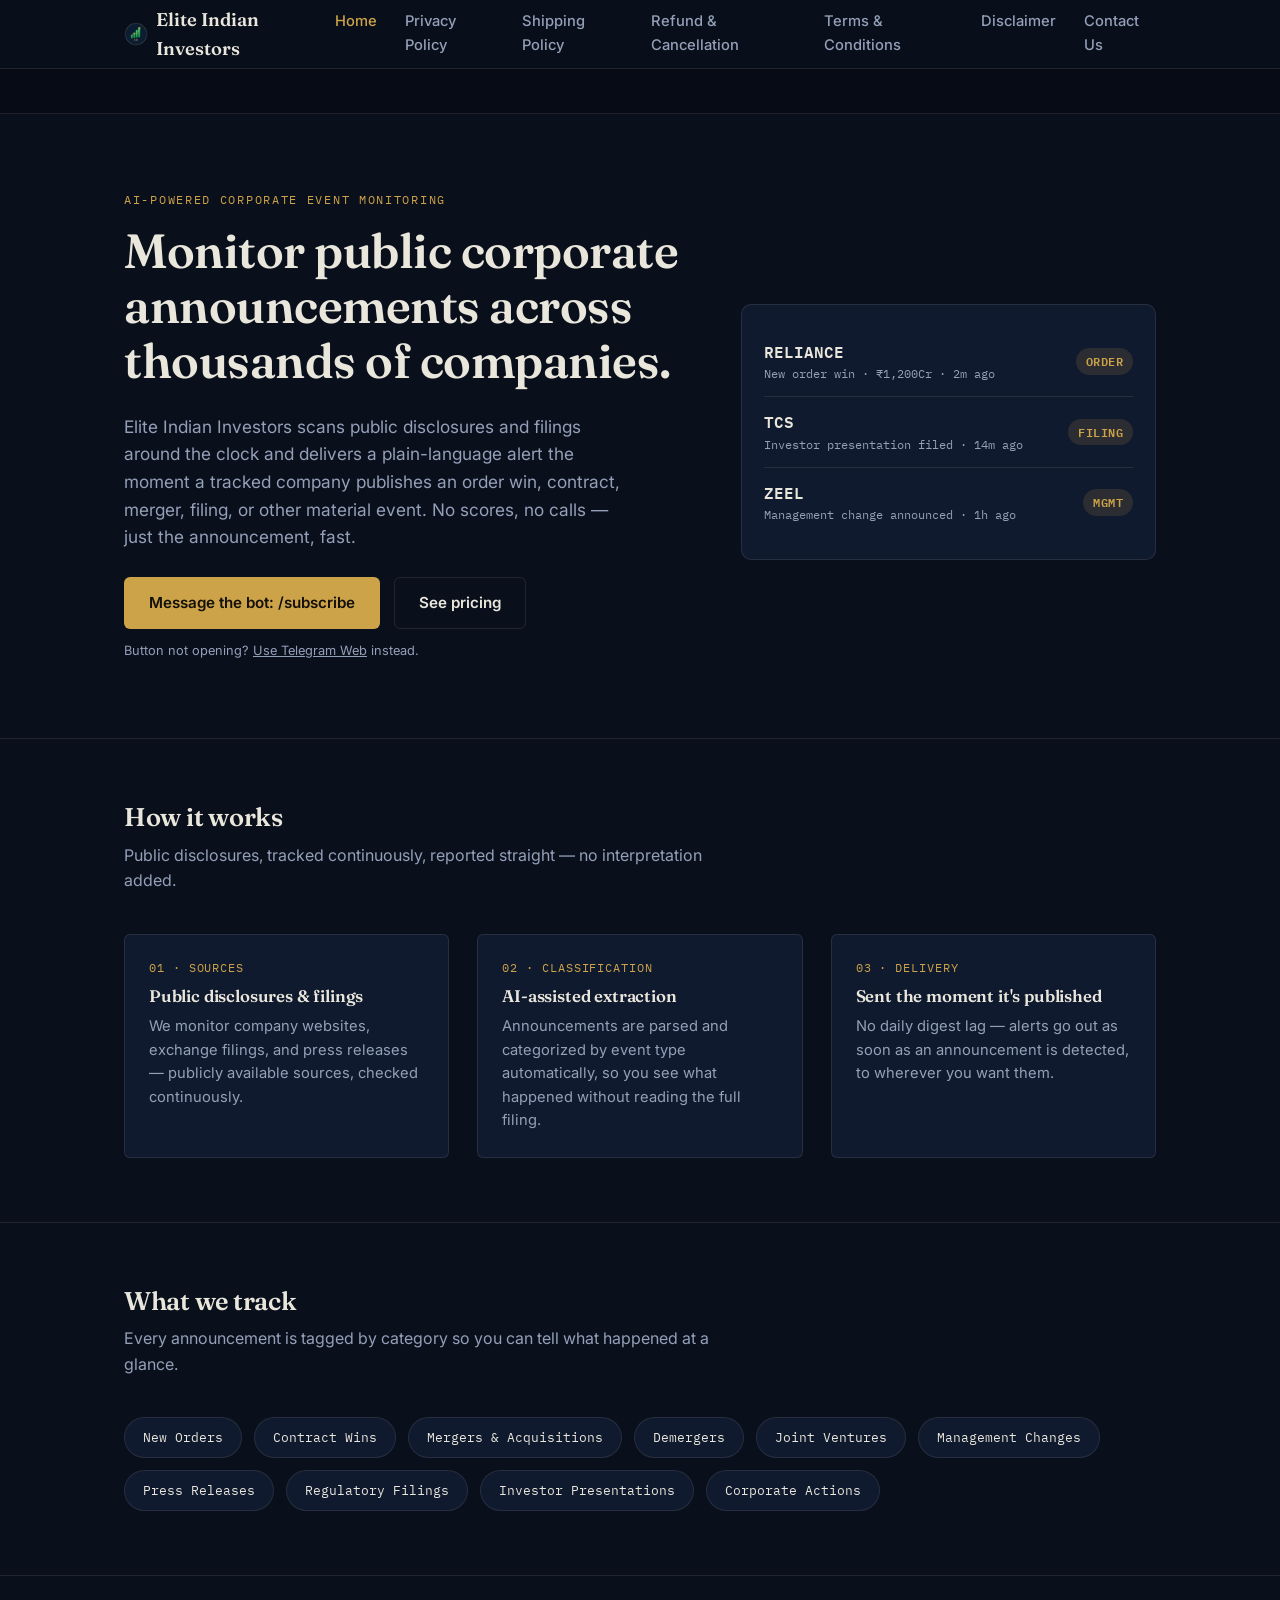
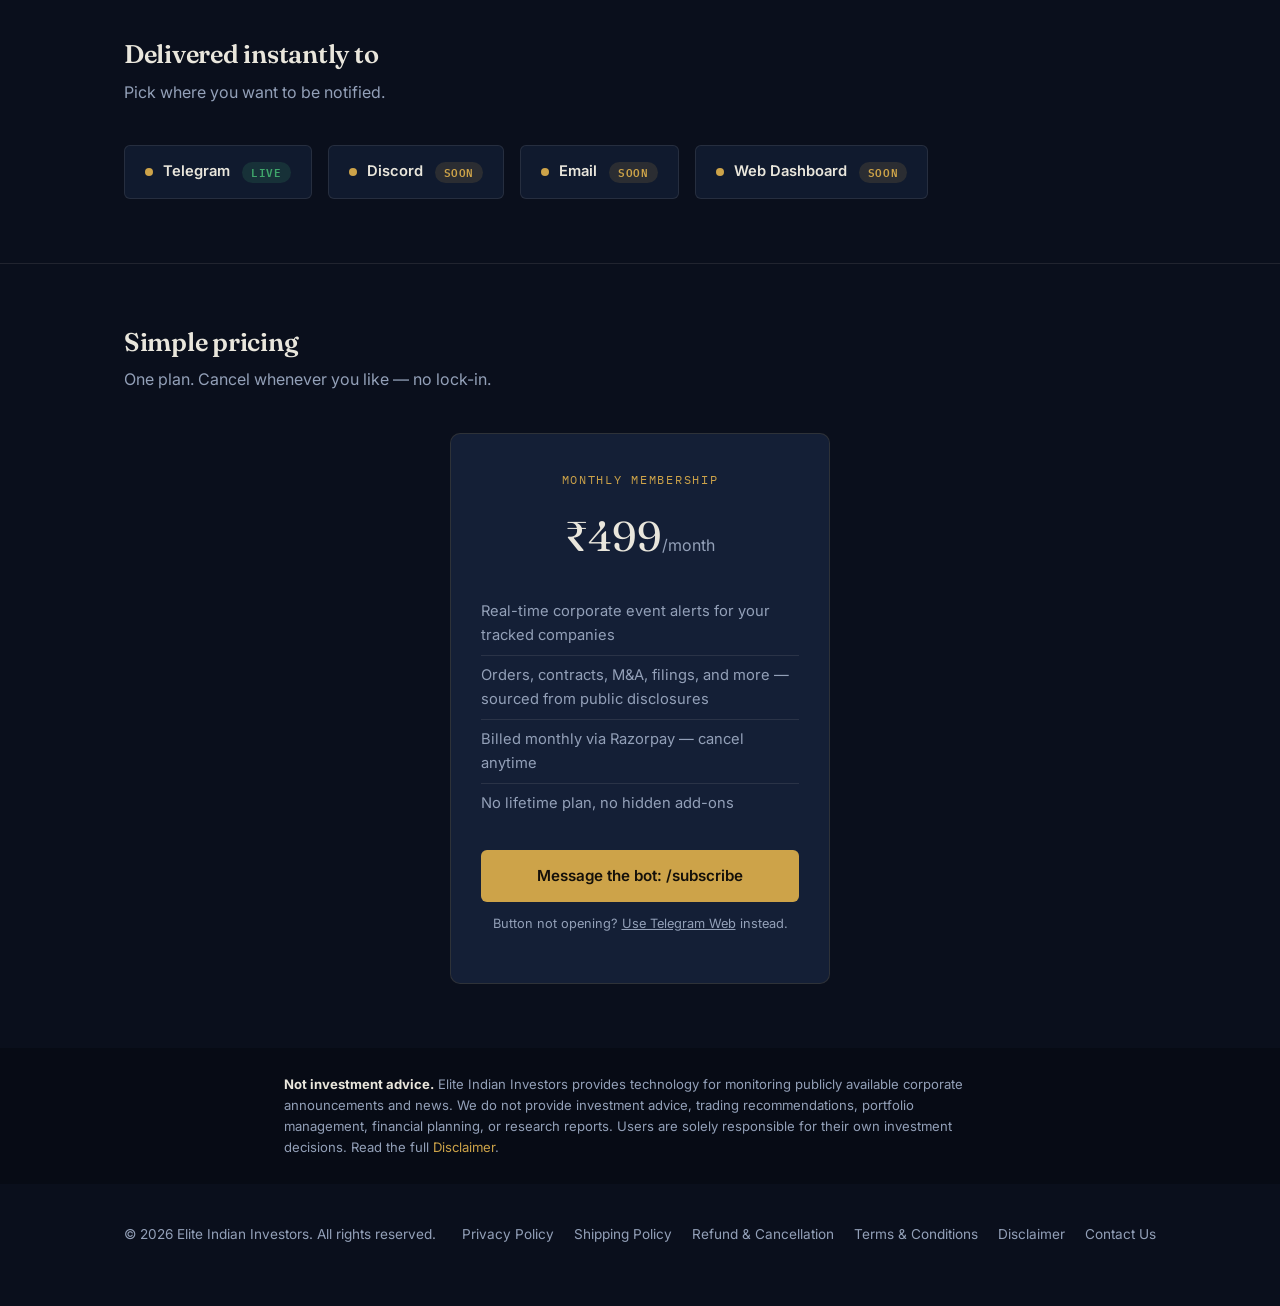
<file: index.html>
<!DOCTYPE html>
<html lang="en">
<head>
<meta charset="UTF-8">
<meta name="viewport" content="width=device-width, initial-scale=1.0">
<title>Elite Indian Investors — AI-Powered Corporate Event Monitoring</title>
<meta name="description" content="Elite Indian Investors monitors public corporate announcements — orders, contracts, M&amp;A, filings, and more — across tracked companies, delivered instantly to Telegram, Discord, and email. Not investment advice. ₹499/month, cancel anytime.">
<link rel="preconnect" href="https://fonts.googleapis.com">
<link rel="preconnect" href="https://fonts.gstatic.com" crossorigin>
<link href="https://fonts.googleapis.com/css2?family=Fraunces:wght@500;600&family=Inter:wght@400;500;600&family=IBM+Plex+Mono:wght@400;500&display=swap" rel="stylesheet">
<link rel="stylesheet" href="styles.css">
</head>
<body>

<header class="site-header">
  <div class="wrap">
    <a href="index.html" class="logo" style="display: inline-flex; align-items: center; gap: 8px;">
    <img src="logo.png" alt="Logo" style="height: 24px; width: auto; object-fit: contain;">
    Elite Indian Investors
    </a>
    <nav class="primary">
      <a href="index.html" aria-current="page">Home</a>
      <a href="privacy.html">Privacy Policy</a>
      <a href="shipping.html">Shipping Policy</a>
      <a href="refund.html">Refund &amp; Cancellation</a>
      <a href="terms.html">Terms &amp; Conditions</a>
      <a href="disclaimer.html">Disclaimer</a>
      <a href="contact.html">Contact Us</a>
    </nav>
    <button class="nav-toggle" aria-label="Toggle menu" aria-expanded="false">☰</button>
  </div>
</header>

<div class="ticker" aria-hidden="true">
  <div class="ticker-track mono">
    <span>SAMPLE FEED — ILLUSTRATIVE, NOT LIVE DATA</span>
    <span class="up">RELIANCE — new order win, ₹1,200Cr</span>
    <span>TCS — investor presentation filed</span>
    <span class="up">HDFCBANK — board approves buyback</span>
    <span>INFY — management change announced</span>
    <span class="up">ITC — Q1 regulatory filing published</span>
    <span>ICICIBANK — press release issued</span>
    <span class="up">WIPRO — new contract announced</span>
  </div>
</div>

<section class="hero">
  <div class="wrap">
    <div>
      <div class="eyebrow">AI-Powered Corporate Event Monitoring</div>
      <h1>Monitor public corporate announcements across thousands of companies.</h1>
      <p class="lead">Elite Indian Investors scans public disclosures and filings around the clock and delivers a plain-language alert the moment a tracked company publishes an order win, contract, merger, filing, or other material event. No scores, no calls — just the announcement, fast.</p>
      <div class="cta-row">
        <a class="btn btn-primary" href="https://t.me/EliteIndianInvestorsbot">Message the bot: /subscribe</a>
        <a class="btn btn-ghost" href="#pricing">See pricing</a>
      </div>
      <p class="cta-fallback">Button not opening? <a href="https://web.telegram.org/k/#@EliteIndianInvestorsbot">Use Telegram Web</a> instead.</p>
    </div>
    <div class="signal-card mono" aria-hidden="true">
      <div class="row">
        <div><div class="ticker-name">RELIANCE</div><div class="sub">New order win · ₹1,200Cr · 2m ago</div></div>
        <span class="badge hold">ORDER</span>
      </div>
      <div class="row">
        <div><div class="ticker-name">TCS</div><div class="sub">Investor presentation filed · 14m ago</div></div>
        <span class="badge hold">FILING</span>
      </div>
      <div class="row">
        <div><div class="ticker-name">ZEEL</div><div class="sub">Management change announced · 1h ago</div></div>
        <span class="badge hold">MGMT</span>
      </div>
    </div>
  </div>
</section>

<section class="section">
  <div class="wrap">
    <h2>How it works</h2>
    <p class="section-sub">Public disclosures, tracked continuously, reported straight — no interpretation added.</p>
    <div class="feature-grid">
      <div class="feature">
        <span class="tag">01 · SOURCES</span>
        <h3>Public disclosures &amp; filings</h3>
        <p>We monitor company websites, exchange filings, and press releases — publicly available sources, checked continuously.</p>
      </div>
      <div class="feature">
        <span class="tag">02 · CLASSIFICATION</span>
        <h3>AI-assisted extraction</h3>
        <p>Announcements are parsed and categorized by event type automatically, so you see what happened without reading the full filing.</p>
      </div>
      <div class="feature">
        <span class="tag">03 · DELIVERY</span>
        <h3>Sent the moment it's published</h3>
        <p>No daily digest lag — alerts go out as soon as an announcement is detected, to wherever you want them.</p>
      </div>
    </div>
  </div>
</section>

<section class="section">
  <div class="wrap">
    <h2>What we track</h2>
    <p class="section-sub">Every announcement is tagged by category so you can tell what happened at a glance.</p>
    <div class="event-tags">
      <span class="tag-pill">New Orders</span>
      <span class="tag-pill">Contract Wins</span>
      <span class="tag-pill">Mergers &amp; Acquisitions</span>
      <span class="tag-pill">Demergers</span>
      <span class="tag-pill">Joint Ventures</span>
      <span class="tag-pill">Management Changes</span>
      <span class="tag-pill">Press Releases</span>
      <span class="tag-pill">Regulatory Filings</span>
      <span class="tag-pill">Investor Presentations</span>
      <span class="tag-pill">Corporate Actions</span>
    </div>
  </div>
</section>

<section class="section">
  <div class="wrap">
    <h2>Delivered instantly to</h2>
    <p class="section-sub">Pick where you want to be notified.</p>
    <div class="channel-row">
      <a class="channel-row-link" href="https://t.me/EliteIndianInvestorsbot">
        <div class="channel"><span class="dot"></span>Telegram<span class="channel-status live">LIVE</span></div>
      </a>
      <div class="channel"><span class="dot"></span>Discord<span class="channel-status soon">SOON</span></div>
      <div class="channel"><span class="dot"></span>Email<span class="channel-status soon">SOON</span></div>
      <div class="channel"><span class="dot"></span>Web Dashboard<span class="channel-status soon">SOON</span></div>
    </div>
  </div>
</section>

<section class="section" id="pricing" style="border-bottom:none;">
  <div class="wrap">
    <h2>Simple pricing</h2>
    <p class="section-sub">One plan. Cancel whenever you like — no lock-in.</p>
    <div class="pricing-card">
      <div class="eyebrow" style="text-align:center;">MONTHLY MEMBERSHIP</div>
      <div class="price">₹499<small>/month</small></div>
      <ul>
        <li>Real-time corporate event alerts for your tracked companies</li>
        <li>Orders, contracts, M&amp;A, filings, and more — sourced from public disclosures</li>
        <li>Billed monthly via Razorpay — cancel anytime</li>
        <li>No lifetime plan, no hidden add-ons</li>
      </ul>
      <a class="btn btn-primary" style="width:100%;" href="https://t.me/EliteIndianInvestorsbot">Message the bot: /subscribe</a>
      <p class="cta-fallback" style="text-align:center;">Button not opening? <a href="https://web.telegram.org/k/#@EliteIndianInvestorsbot">Use Telegram Web</a> instead.</p>
    </div>
  </div>
</section>

<div class="disclaimer">
  <div class="wrap">
    <strong>Not investment advice.</strong> Elite Indian Investors provides technology for monitoring publicly available corporate announcements and news. We do not provide investment advice, trading recommendations, portfolio management, financial planning, or research reports. Users are solely responsible for their own investment decisions. Read the full <a href="disclaimer.html">Disclaimer</a>.
  </div>
</div>

<footer class="site-footer">
  <div class="wrap">
    <div>© 2026 Elite Indian Investors. All rights reserved.</div>
    <nav>
      <a href="privacy.html">Privacy Policy</a>
      <a href="shipping.html">Shipping Policy</a>
      <a href="refund.html">Refund &amp; Cancellation</a>
      <a href="terms.html">Terms &amp; Conditions</a>
      <a href="disclaimer.html">Disclaimer</a>
      <a href="contact.html">Contact Us</a>
    </nav>
  </div>
</footer>

<script src="script.js"></script>
</body>
</html>
</file>
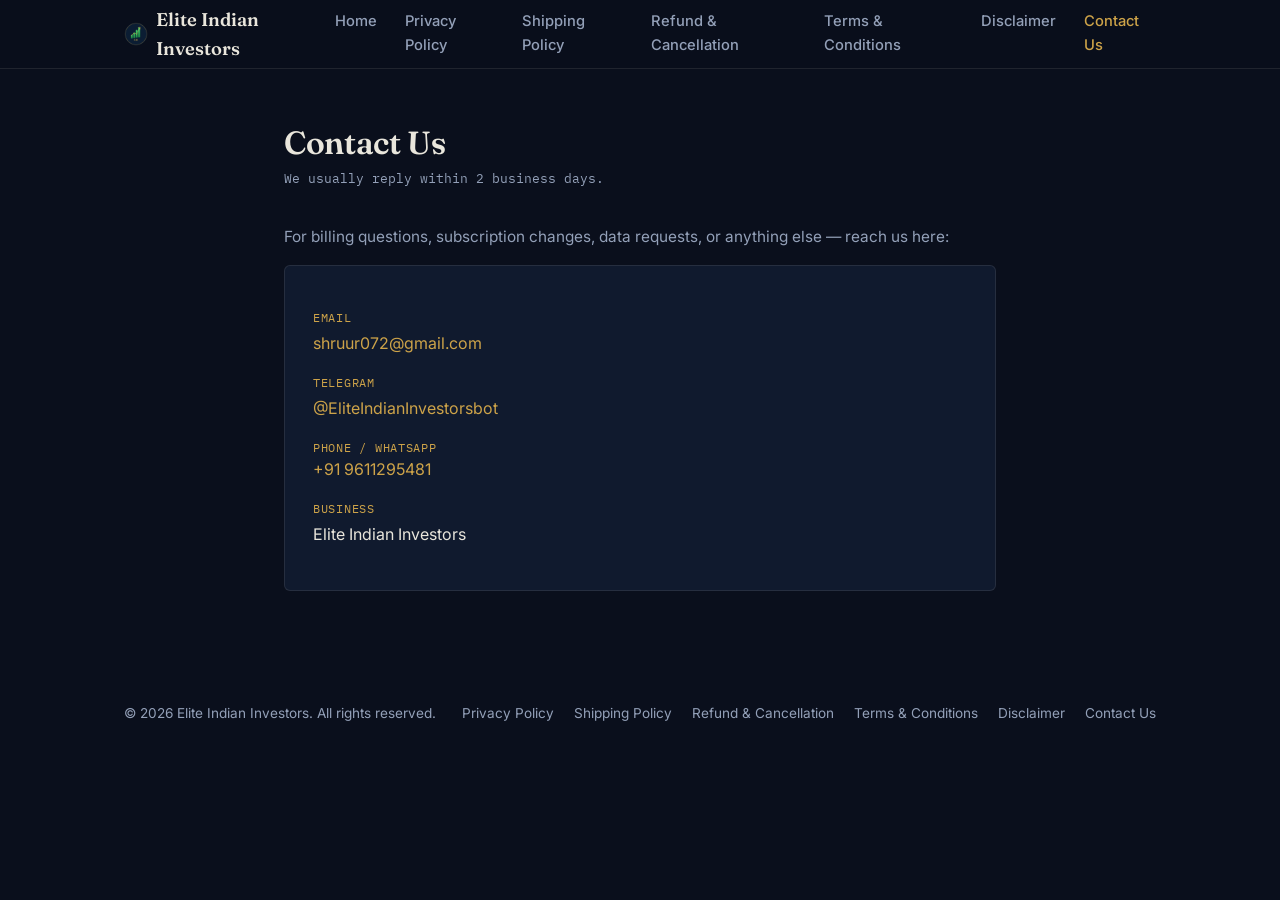
<file: contact.html>
<!DOCTYPE html>
<html lang="en">
<head>
<meta charset="UTF-8">
<meta name="viewport" content="width=device-width, initial-scale=1.0">
<title>Contact Us — Elite Indian Investors</title>
<link rel="preconnect" href="https://fonts.googleapis.com">
<link rel="preconnect" href="https://fonts.gstatic.com" crossorigin>
<link href="https://fonts.googleapis.com/css2?family=Fraunces:wght@500;600&family=Inter:wght@400;500;600&family=IBM+Plex+Mono:wght@400;500&display=swap" rel="stylesheet">
<link rel="stylesheet" href="styles.css">
</head>
<body>

<header class="site-header">
  <div class="wrap">
    <a href="index.html" class="logo" style="display: inline-flex; align-items: center; gap: 8px;"><img src="logo.png" alt="Logo" style="height: 24px; width: auto; object-fit: contain;">Elite Indian Investors</a>
    <nav class="primary">
      <a href="index.html">Home</a>
      <a href="privacy.html">Privacy Policy</a>
      <a href="shipping.html">Shipping Policy</a>
      <a href="refund.html">Refund &amp; Cancellation</a>
      <a href="terms.html">Terms &amp; Conditions</a>
      <a href="disclaimer.html">Disclaimer</a>
      <a href="contact.html" aria-current="page">Contact Us</a>
    </nav>
    <button class="nav-toggle" aria-label="Toggle menu" aria-expanded="false">☰</button>
  </div>
</header>

<section class="legal">
  <div class="wrap">
    <h1>Contact Us</h1>
    <div class="updated">We usually reply within 2 business days.</div>

    <p>For billing questions, subscription changes, data requests, or anything else — reach us here:</p>

    <div class="contact-card">
      <dl>
        <dt>Email</dt>
        <dd><a href="mailto:shruur072@gmail.com">shruur072@gmail.com</a></dd>
        <dt>Telegram</dt>
        <dd><a href="https://t.me/EliteIndianInvestorsbot">@EliteIndianInvestorsbot</a></dd>
        <dt>PHONE / WHATSAPP</dt>
        <a href="https://wa.me">+91 9611295481</a>
        <dt>Business</dt>
        <dd>Elite Indian Investors</dd>
      </dl>
    </div>
  </div>
</section>

<footer class="site-footer">
  <div class="wrap">
    <div>© 2026 Elite Indian Investors. All rights reserved.</div>
    <nav>
      <a href="privacy.html">Privacy Policy</a>
      <a href="shipping.html">Shipping Policy</a>
      <a href="refund.html">Refund &amp; Cancellation</a>
      <a href="terms.html">Terms &amp; Conditions</a>
      <a href="disclaimer.html">Disclaimer</a>
      <a href="contact.html">Contact Us</a>
    </nav>
  </div>
</footer>

<script src="script.js"></script>
</body>
</html>
</file>
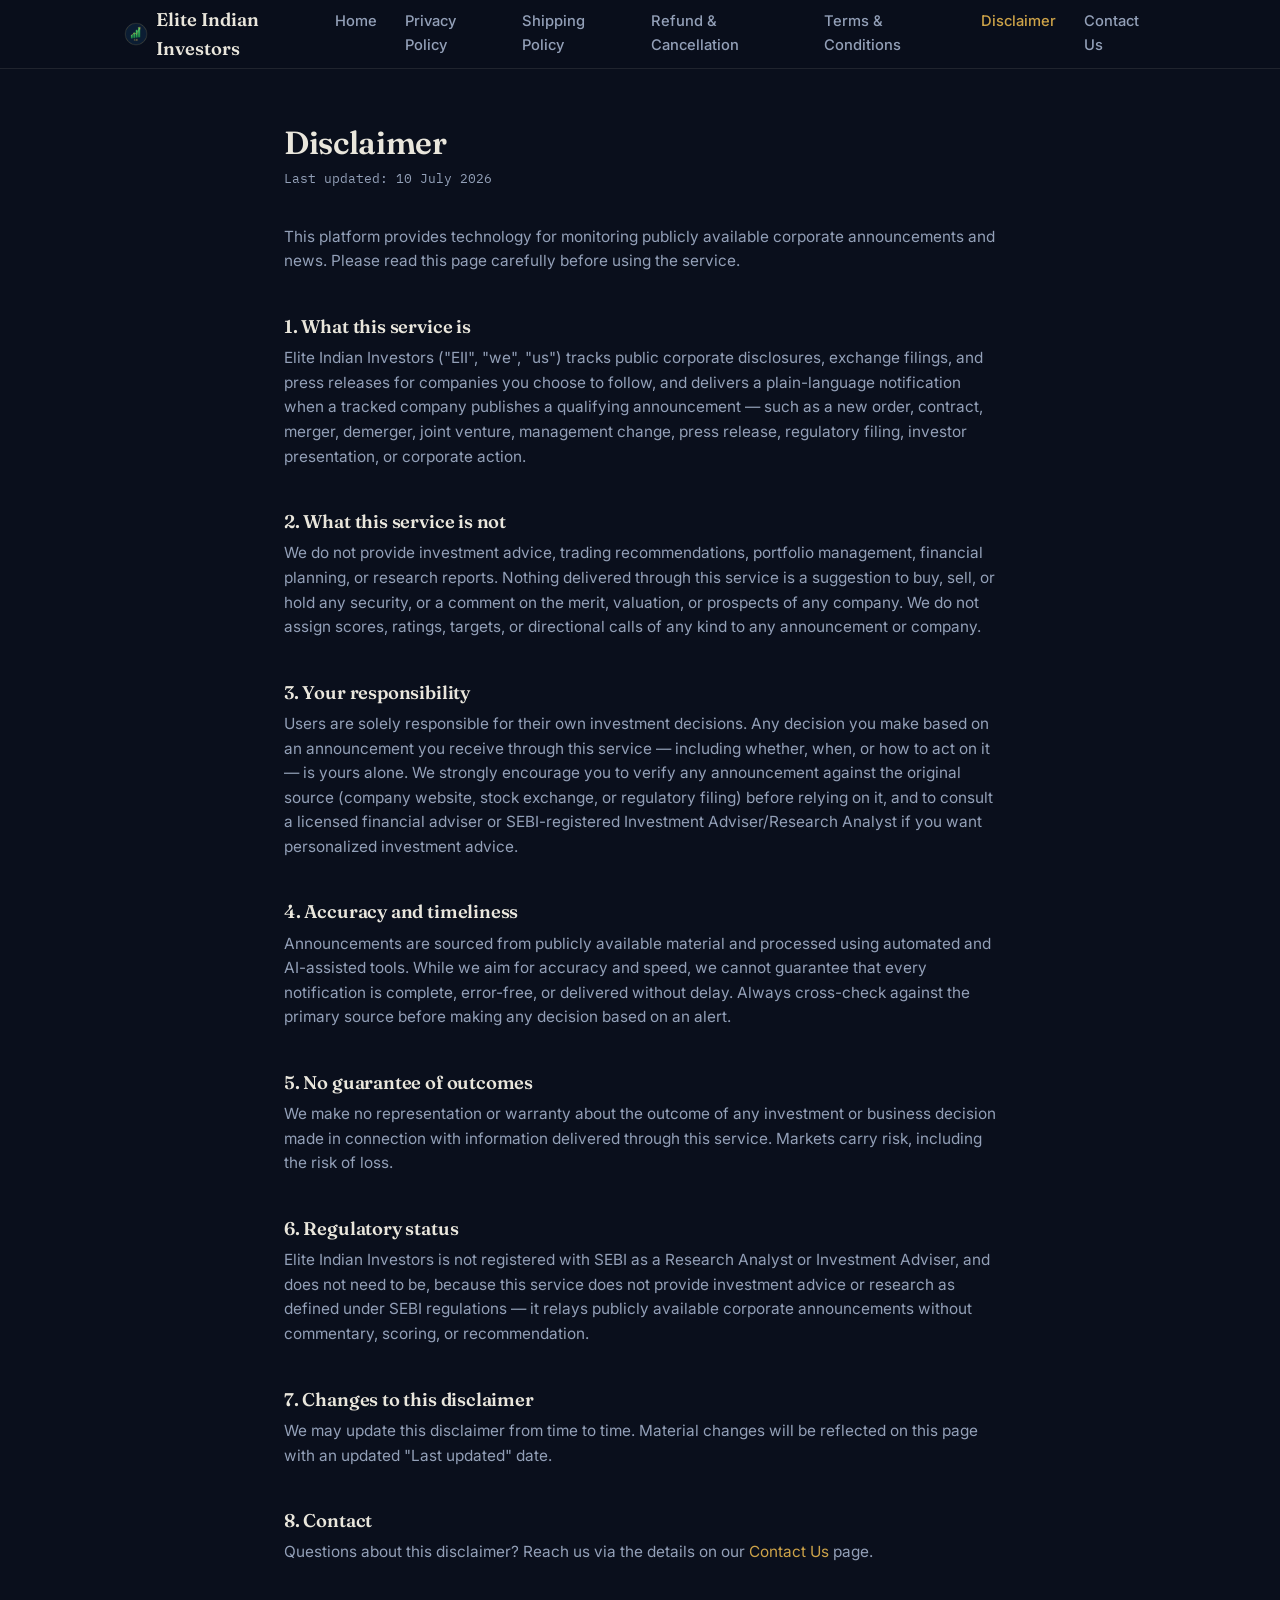
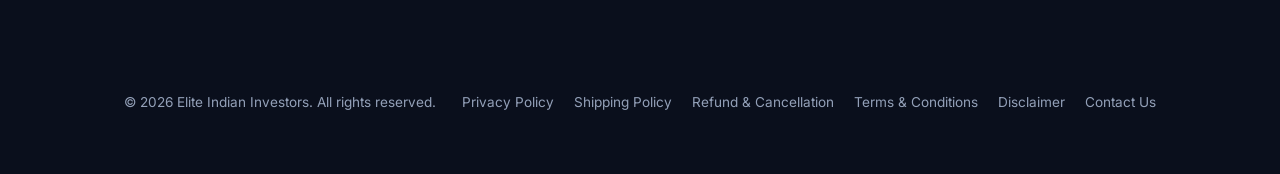
<file: disclaimer.html>
<!DOCTYPE html>
<html lang="en">
<head>
<meta charset="UTF-8">
<meta name="viewport" content="width=device-width, initial-scale=1.0">
<title>Disclaimer — Elite Indian Investors</title>
<link rel="preconnect" href="https://fonts.googleapis.com">
<link rel="preconnect" href="https://fonts.gstatic.com" crossorigin>
<link href="https://fonts.googleapis.com/css2?family=Fraunces:wght@500;600&family=Inter:wght@400;500;600&family=IBM+Plex+Mono:wght@400;500&display=swap" rel="stylesheet">
<link rel="stylesheet" href="styles.css">
</head>
<body>

<header class="site-header">
  <div class="wrap">
    <a href="index.html" class="logo" style="display: inline-flex; align-items: center; gap: 8px;"><img src="logo.png" alt="Logo" style="height: 24px; width: auto; object-fit: contain;">Elite Indian Investors</a>
    <nav class="primary">
      <a href="index.html">Home</a>
      <a href="privacy.html">Privacy Policy</a>
      <a href="shipping.html">Shipping Policy</a>
      <a href="refund.html">Refund &amp; Cancellation</a>
      <a href="terms.html">Terms &amp; Conditions</a>
      <a href="disclaimer.html" aria-current="page">Disclaimer</a>
      <a href="contact.html">Contact Us</a>
    </nav>
    <button class="nav-toggle" aria-label="Toggle menu" aria-expanded="false">☰</button>
  </div>
</header>

<section class="legal">
  <div class="wrap">
    <h1>Disclaimer</h1>
    <div class="updated">Last updated: 10 July 2026</div>

    <p>This platform provides technology for monitoring publicly available corporate announcements and news. Please read this page carefully before using the service.</p>

    <h2>1. What this service is</h2>
    <p>Elite Indian Investors ("EII", "we", "us") tracks public corporate disclosures, exchange filings, and press releases for companies you choose to follow, and delivers a plain-language notification when a tracked company publishes a qualifying announcement — such as a new order, contract, merger, demerger, joint venture, management change, press release, regulatory filing, investor presentation, or corporate action.</p>

    <h2>2. What this service is not</h2>
    <p>We do not provide investment advice, trading recommendations, portfolio management, financial planning, or research reports. Nothing delivered through this service is a suggestion to buy, sell, or hold any security, or a comment on the merit, valuation, or prospects of any company. We do not assign scores, ratings, targets, or directional calls of any kind to any announcement or company.</p>

    <h2>3. Your responsibility</h2>
    <p>Users are solely responsible for their own investment decisions. Any decision you make based on an announcement you receive through this service — including whether, when, or how to act on it — is yours alone. We strongly encourage you to verify any announcement against the original source (company website, stock exchange, or regulatory filing) before relying on it, and to consult a licensed financial adviser or SEBI-registered Investment Adviser/Research Analyst if you want personalized investment advice.</p>

    <h2>4. Accuracy and timeliness</h2>
    <p>Announcements are sourced from publicly available material and processed using automated and AI-assisted tools. While we aim for accuracy and speed, we cannot guarantee that every notification is complete, error-free, or delivered without delay. Always cross-check against the primary source before making any decision based on an alert.</p>

    <h2>5. No guarantee of outcomes</h2>
    <p>We make no representation or warranty about the outcome of any investment or business decision made in connection with information delivered through this service. Markets carry risk, including the risk of loss.</p>

    <h2>6. Regulatory status</h2>
    <p>Elite Indian Investors is not registered with SEBI as a Research Analyst or Investment Adviser, and does not need to be, because this service does not provide investment advice or research as defined under SEBI regulations — it relays publicly available corporate announcements without commentary, scoring, or recommendation.</p>

    <h2>7. Changes to this disclaimer</h2>
    <p>We may update this disclaimer from time to time. Material changes will be reflected on this page with an updated "Last updated" date.</p>

    <h2>8. Contact</h2>
    <p>Questions about this disclaimer? Reach us via the details on our <a href="contact.html">Contact Us</a> page.</p>
  </div>
</section>

<footer class="site-footer">
  <div class="wrap">
    <div>© 2026 Elite Indian Investors. All rights reserved.</div>
    <nav>
      <a href="privacy.html">Privacy Policy</a>
      <a href="shipping.html">Shipping Policy</a>
      <a href="refund.html">Refund &amp; Cancellation</a>
      <a href="terms.html">Terms &amp; Conditions</a>
      <a href="disclaimer.html">Disclaimer</a>
      <a href="contact.html">Contact Us</a>
    </nav>
  </div>
</footer>

<script src="script.js"></script>
</body>
</html>
</file>
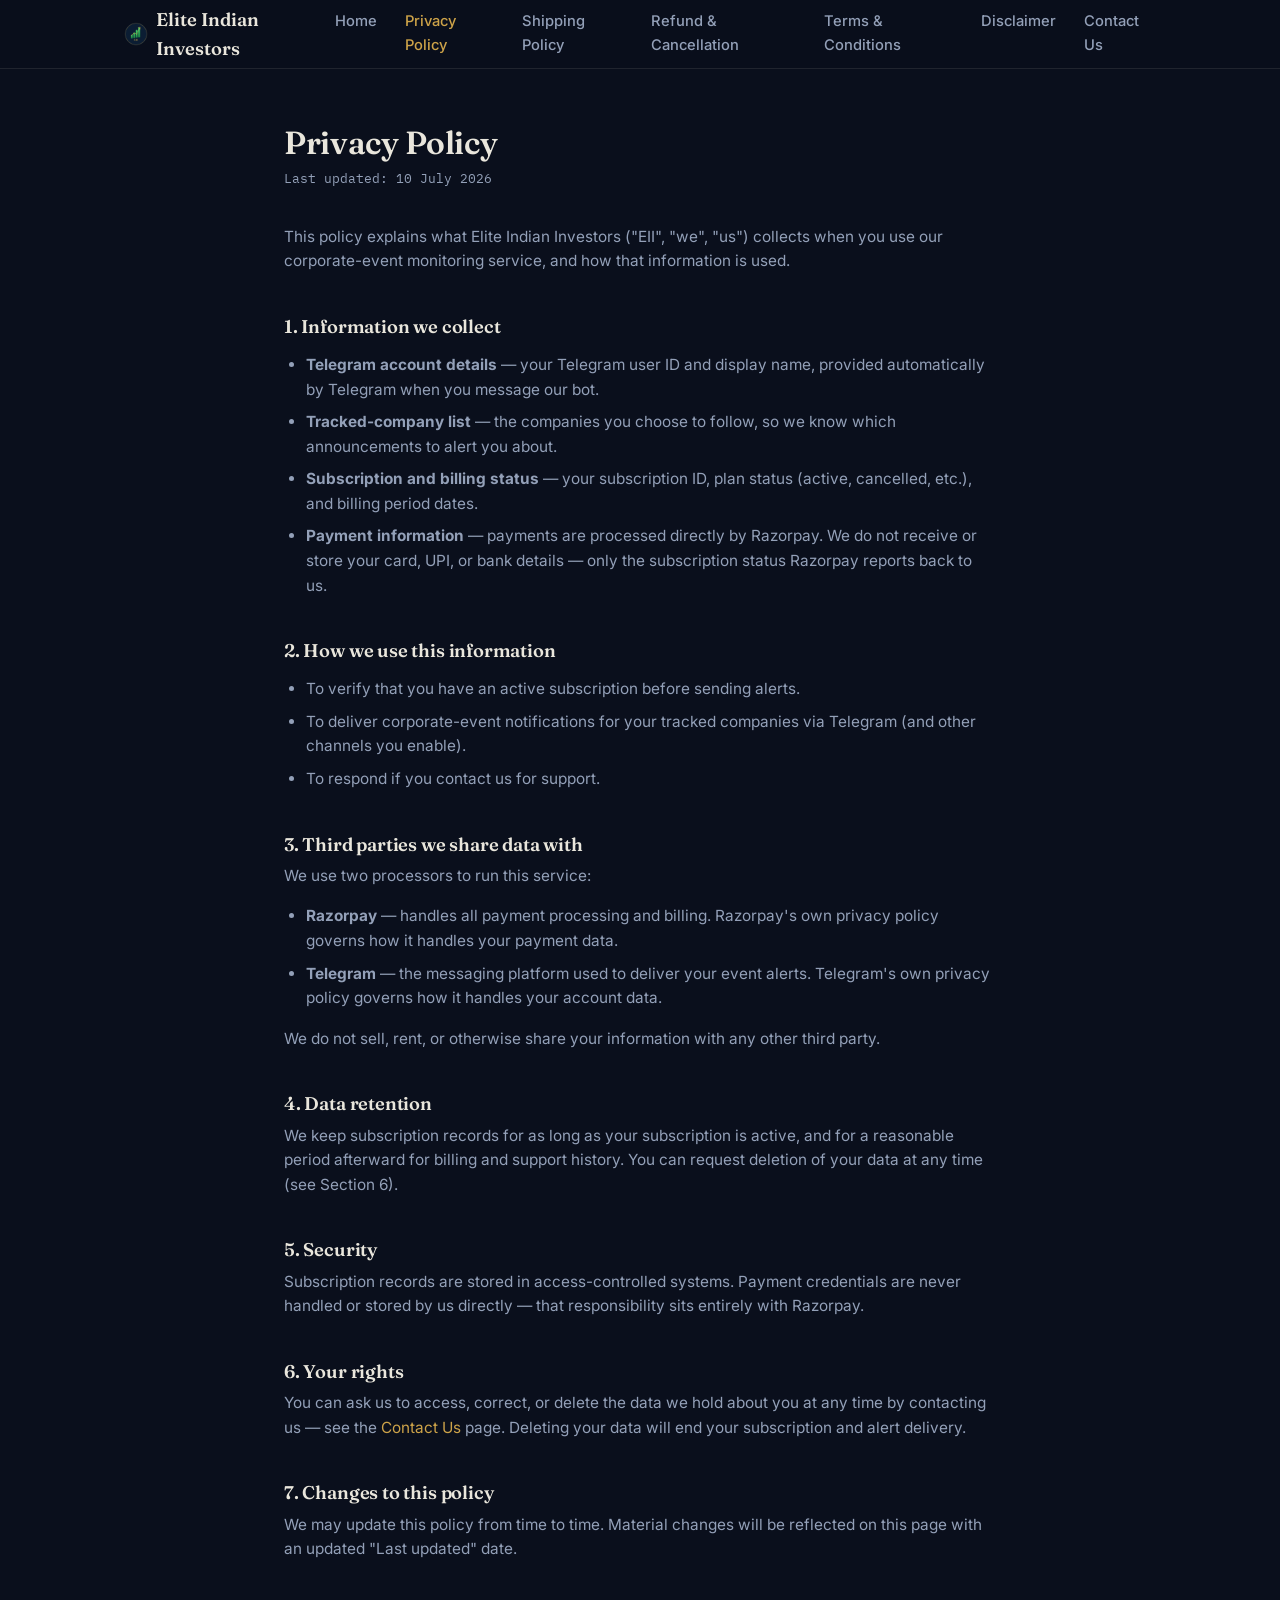
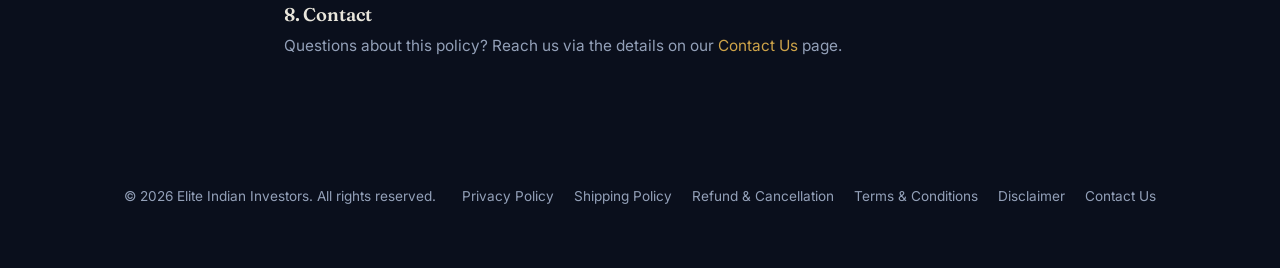
<file: privacy.html>
<!DOCTYPE html>
<html lang="en">
<head>
<meta charset="UTF-8">
<meta name="viewport" content="width=device-width, initial-scale=1.0">
<title>Privacy Policy — Elite Indian Investors</title>
<link rel="preconnect" href="https://fonts.googleapis.com">
<link rel="preconnect" href="https://fonts.gstatic.com" crossorigin>
<link href="https://fonts.googleapis.com/css2?family=Fraunces:wght@500;600&family=Inter:wght@400;500;600&family=IBM+Plex+Mono:wght@400;500&display=swap" rel="stylesheet">
<link rel="stylesheet" href="styles.css">
</head>
<body>

<header class="site-header">
  <div class="wrap">
    <a href="index.html" class="logo" style="display: inline-flex; align-items: center; gap: 8px;"><img src="logo.png" alt="Logo" style="height: 24px; width: auto; object-fit: contain;">Elite Indian Investors</a>
    <nav class="primary">
      <a href="index.html">Home</a>
      <a href="privacy.html" aria-current="page">Privacy Policy</a>
      <a href="shipping.html">Shipping Policy</a>
      <a href="refund.html">Refund &amp; Cancellation</a>
      <a href="terms.html">Terms &amp; Conditions</a>
      <a href="disclaimer.html">Disclaimer</a>
      <a href="contact.html">Contact Us</a>
    </nav>
    <button class="nav-toggle" aria-label="Toggle menu" aria-expanded="false">☰</button>
  </div>
</header>

<section class="legal">
  <div class="wrap">
    <h1>Privacy Policy</h1>
    <div class="updated">Last updated: 10 July 2026</div>

    <p>This policy explains what Elite Indian Investors ("EII", "we", "us") collects when you use our corporate-event monitoring service, and how that information is used.</p>

    <h2>1. Information we collect</h2>
    <ul>
      <li><strong>Telegram account details</strong> — your Telegram user ID and display name, provided automatically by Telegram when you message our bot.</li>
      <li><strong>Tracked-company list</strong> — the companies you choose to follow, so we know which announcements to alert you about.</li>
      <li><strong>Subscription and billing status</strong> — your subscription ID, plan status (active, cancelled, etc.), and billing period dates.</li>
      <li><strong>Payment information</strong> — payments are processed directly by Razorpay. We do not receive or store your card, UPI, or bank details — only the subscription status Razorpay reports back to us.</li>
    </ul>

    <h2>2. How we use this information</h2>
    <ul>
      <li>To verify that you have an active subscription before sending alerts.</li>
      <li>To deliver corporate-event notifications for your tracked companies via Telegram (and other channels you enable).</li>
      <li>To respond if you contact us for support.</li>
    </ul>

    <h2>3. Third parties we share data with</h2>
    <p>We use two processors to run this service:</p>
    <ul>
      <li><strong>Razorpay</strong> — handles all payment processing and billing. Razorpay's own privacy policy governs how it handles your payment data.</li>
      <li><strong>Telegram</strong> — the messaging platform used to deliver your event alerts. Telegram's own privacy policy governs how it handles your account data.</li>
    </ul>
    <p>We do not sell, rent, or otherwise share your information with any other third party.</p>

    <h2>4. Data retention</h2>
    <p>We keep subscription records for as long as your subscription is active, and for a reasonable period afterward for billing and support history. You can request deletion of your data at any time (see Section 6).</p>

    <h2>5. Security</h2>
    <p>Subscription records are stored in access-controlled systems. Payment credentials are never handled or stored by us directly — that responsibility sits entirely with Razorpay.</p>

    <h2>6. Your rights</h2>
    <p>You can ask us to access, correct, or delete the data we hold about you at any time by contacting us — see the <a href="contact.html">Contact Us</a> page. Deleting your data will end your subscription and alert delivery.</p>

    <h2>7. Changes to this policy</h2>
    <p>We may update this policy from time to time. Material changes will be reflected on this page with an updated "Last updated" date.</p>

    <h2>8. Contact</h2>
    <p>Questions about this policy? Reach us via the details on our <a href="contact.html">Contact Us</a> page.</p>
  </div>
</section>

<footer class="site-footer">
  <div class="wrap">
    <div>© 2026 Elite Indian Investors. All rights reserved.</div>
    <nav>
      <a href="privacy.html">Privacy Policy</a>
      <a href="shipping.html">Shipping Policy</a>
      <a href="refund.html">Refund &amp; Cancellation</a>
      <a href="terms.html">Terms &amp; Conditions</a>
      <a href="disclaimer.html">Disclaimer</a>
      <a href="contact.html">Contact Us</a>
    </nav>
  </div>
</footer>

<script src="script.js"></script>
</body>
</html>
</file>
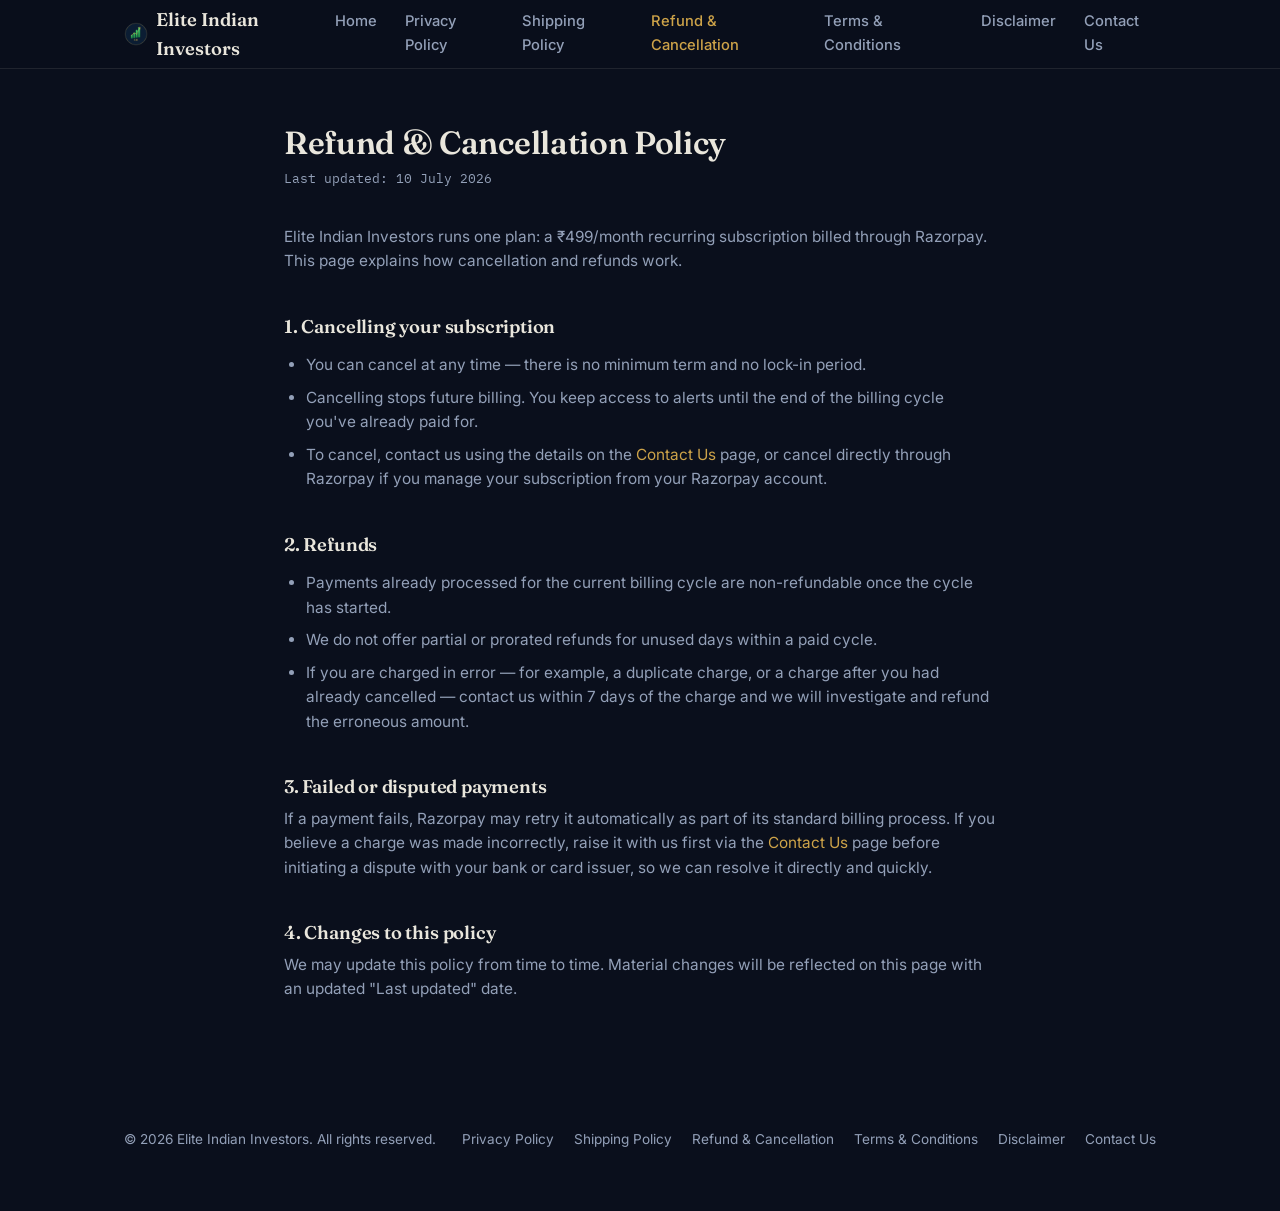
<file: refund.html>
<!DOCTYPE html>
<html lang="en">
<head>
<meta charset="UTF-8">
<meta name="viewport" content="width=device-width, initial-scale=1.0">
<title>Refund &amp; Cancellation Policy — Elite Indian Investors</title>
<link rel="preconnect" href="https://fonts.googleapis.com">
<link rel="preconnect" href="https://fonts.gstatic.com" crossorigin>
<link href="https://fonts.googleapis.com/css2?family=Fraunces:wght@500;600&family=Inter:wght@400;500;600&family=IBM+Plex+Mono:wght@400;500&display=swap" rel="stylesheet">
<link rel="stylesheet" href="styles.css">
</head>
<body>

<header class="site-header">
  <div class="wrap">
    <a href="index.html" class="logo" style="display: inline-flex; align-items: center; gap: 8px;"><img src="logo.png" alt="Logo" style="height: 24px; width: auto; object-fit: contain;">Elite Indian Investors</a>
    <nav class="primary">
      <a href="index.html">Home</a>
      <a href="privacy.html">Privacy Policy</a>
      <a href="shipping.html">Shipping Policy</a>
      <a href="refund.html" aria-current="page">Refund &amp; Cancellation</a>
      <a href="terms.html">Terms &amp; Conditions</a>
      <a href="disclaimer.html">Disclaimer</a>
      <a href="contact.html">Contact Us</a>
    </nav>
    <button class="nav-toggle" aria-label="Toggle menu" aria-expanded="false">☰</button>
  </div>
</header>

<section class="legal">
  <div class="wrap">
    <h1>Refund &amp; Cancellation Policy</h1>
    <div class="updated">Last updated: 10 July 2026</div>

    <p>Elite Indian Investors runs one plan: a ₹499/month recurring subscription billed through Razorpay. This page explains how cancellation and refunds work.</p>

    <h2>1. Cancelling your subscription</h2>
    <ul>
      <li>You can cancel at any time — there is no minimum term and no lock-in period.</li>
      <li>Cancelling stops future billing. You keep access to alerts until the end of the billing cycle you've already paid for.</li>
      <li>To cancel, contact us using the details on the <a href="contact.html">Contact Us</a> page, or cancel directly through Razorpay if you manage your subscription from your Razorpay account.</li>
    </ul>

    <h2>2. Refunds</h2>
    <ul>
      <li>Payments already processed for the current billing cycle are non-refundable once the cycle has started.</li>
      <li>We do not offer partial or prorated refunds for unused days within a paid cycle.</li>
      <li>If you are charged in error — for example, a duplicate charge, or a charge after you had already cancelled — contact us within 7 days of the charge and we will investigate and refund the erroneous amount.</li>
    </ul>

    <h2>3. Failed or disputed payments</h2>
    <p>If a payment fails, Razorpay may retry it automatically as part of its standard billing process. If you believe a charge was made incorrectly, raise it with us first via the <a href="contact.html">Contact Us</a> page before initiating a dispute with your bank or card issuer, so we can resolve it directly and quickly.</p>

    <h2>4. Changes to this policy</h2>
    <p>We may update this policy from time to time. Material changes will be reflected on this page with an updated "Last updated" date.</p>
  </div>
</section>

<footer class="site-footer">
  <div class="wrap">
    <div>© 2026 Elite Indian Investors. All rights reserved.</div>
    <nav>
      <a href="privacy.html">Privacy Policy</a>
      <a href="shipping.html">Shipping Policy</a>
      <a href="refund.html">Refund &amp; Cancellation</a>
      <a href="terms.html">Terms &amp; Conditions</a>
      <a href="disclaimer.html">Disclaimer</a>
      <a href="contact.html">Contact Us</a>
    </nav>
  </div>
</footer>

<script src="script.js"></script>
</body>
</html>
</file>
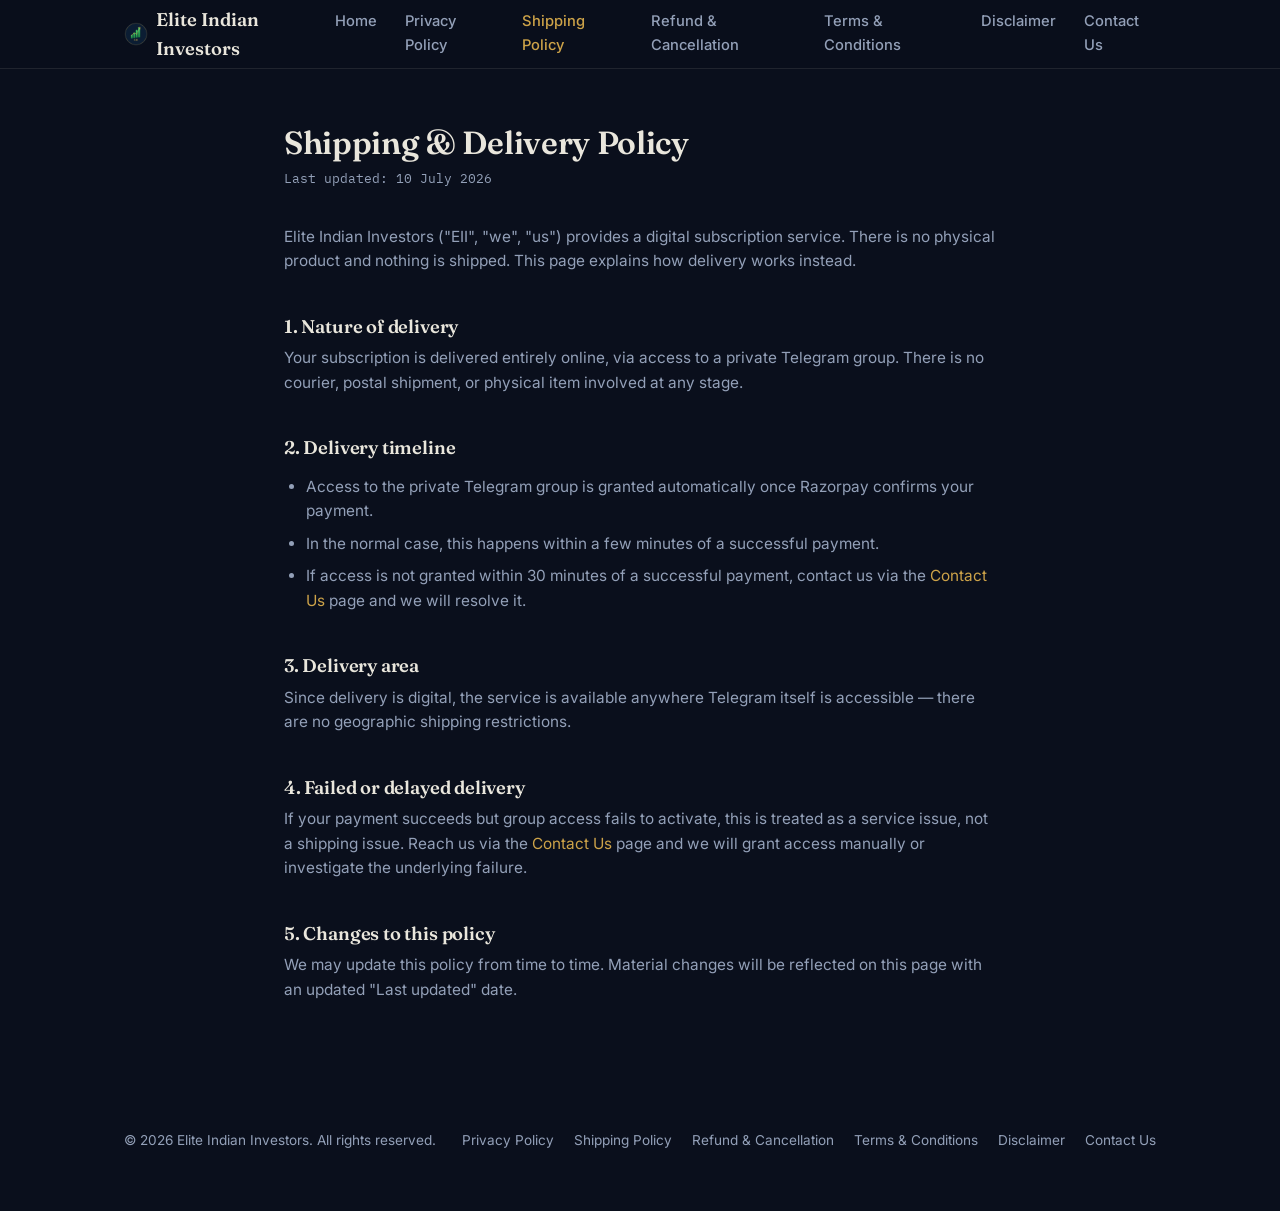
<file: shipping.html>
<!DOCTYPE html>
<html lang="en">
<head>
<meta charset="UTF-8">
<meta name="viewport" content="width=device-width, initial-scale=1.0">
<title>Shipping &amp; Delivery Policy — Elite Indian Investors</title>
<link rel="preconnect" href="https://fonts.googleapis.com">
<link rel="preconnect" href="https://fonts.gstatic.com" crossorigin>
<link href="https://fonts.googleapis.com/css2?family=Fraunces:wght@500;600&family=Inter:wght@400;500;600&family=IBM+Plex+Mono:wght@400;500&display=swap" rel="stylesheet">
<link rel="stylesheet" href="styles.css">
</head>
<body>

<header class="site-header">
  <div class="wrap">
    <a href="index.html" class="logo" style="display: inline-flex; align-items: center; gap: 8px;"><img src="logo.png" alt="Logo" style="height: 24px; width: auto; object-fit: contain;">Elite Indian Investors</a>
    <nav class="primary">
      <a href="index.html">Home</a>
      <a href="privacy.html">Privacy Policy</a>
      <a href="shipping.html" aria-current="page">Shipping Policy</a>
      <a href="refund.html">Refund &amp; Cancellation</a>
      <a href="terms.html">Terms &amp; Conditions</a>
      <a href="disclaimer.html">Disclaimer</a>
      <a href="contact.html">Contact Us</a>
    </nav>
    <button class="nav-toggle" aria-label="Toggle menu" aria-expanded="false">☰</button>
  </div>
</header>

<section class="legal">
  <div class="wrap">
    <h1>Shipping &amp; Delivery Policy</h1>
    <div class="updated">Last updated: 10 July 2026</div>

    <p>Elite Indian Investors ("EII", "we", "us") provides a digital subscription service. There is no physical product and nothing is shipped. This page explains how delivery works instead.</p>

    <h2>1. Nature of delivery</h2>
    <p>Your subscription is delivered entirely online, via access to a private Telegram group. There is no courier, postal shipment, or physical item involved at any stage.</p>

    <h2>2. Delivery timeline</h2>
    <ul>
      <li>Access to the private Telegram group is granted automatically once Razorpay confirms your payment.</li>
      <li>In the normal case, this happens within a few minutes of a successful payment.</li>
      <li>If access is not granted within 30 minutes of a successful payment, contact us via the <a href="contact.html">Contact Us</a> page and we will resolve it.</li>
    </ul>

    <h2>3. Delivery area</h2>
    <p>Since delivery is digital, the service is available anywhere Telegram itself is accessible — there are no geographic shipping restrictions.</p>

    <h2>4. Failed or delayed delivery</h2>
    <p>If your payment succeeds but group access fails to activate, this is treated as a service issue, not a shipping issue. Reach us via the <a href="contact.html">Contact Us</a> page and we will grant access manually or investigate the underlying failure.</p>

    <h2>5. Changes to this policy</h2>
    <p>We may update this policy from time to time. Material changes will be reflected on this page with an updated "Last updated" date.</p>
  </div>
</section>

<footer class="site-footer">
  <div class="wrap">
    <div>© 2026 Elite Indian Investors. All rights reserved.</div>
    <nav>
      <a href="privacy.html">Privacy Policy</a>
      <a href="shipping.html">Shipping Policy</a>
      <a href="refund.html">Refund &amp; Cancellation</a>
      <a href="terms.html">Terms &amp; Conditions</a>
      <a href="disclaimer.html">Disclaimer</a>
      <a href="contact.html">Contact Us</a>
    </nav>
  </div>
</footer>

<script src="script.js"></script>
</body>
</html>
</file>
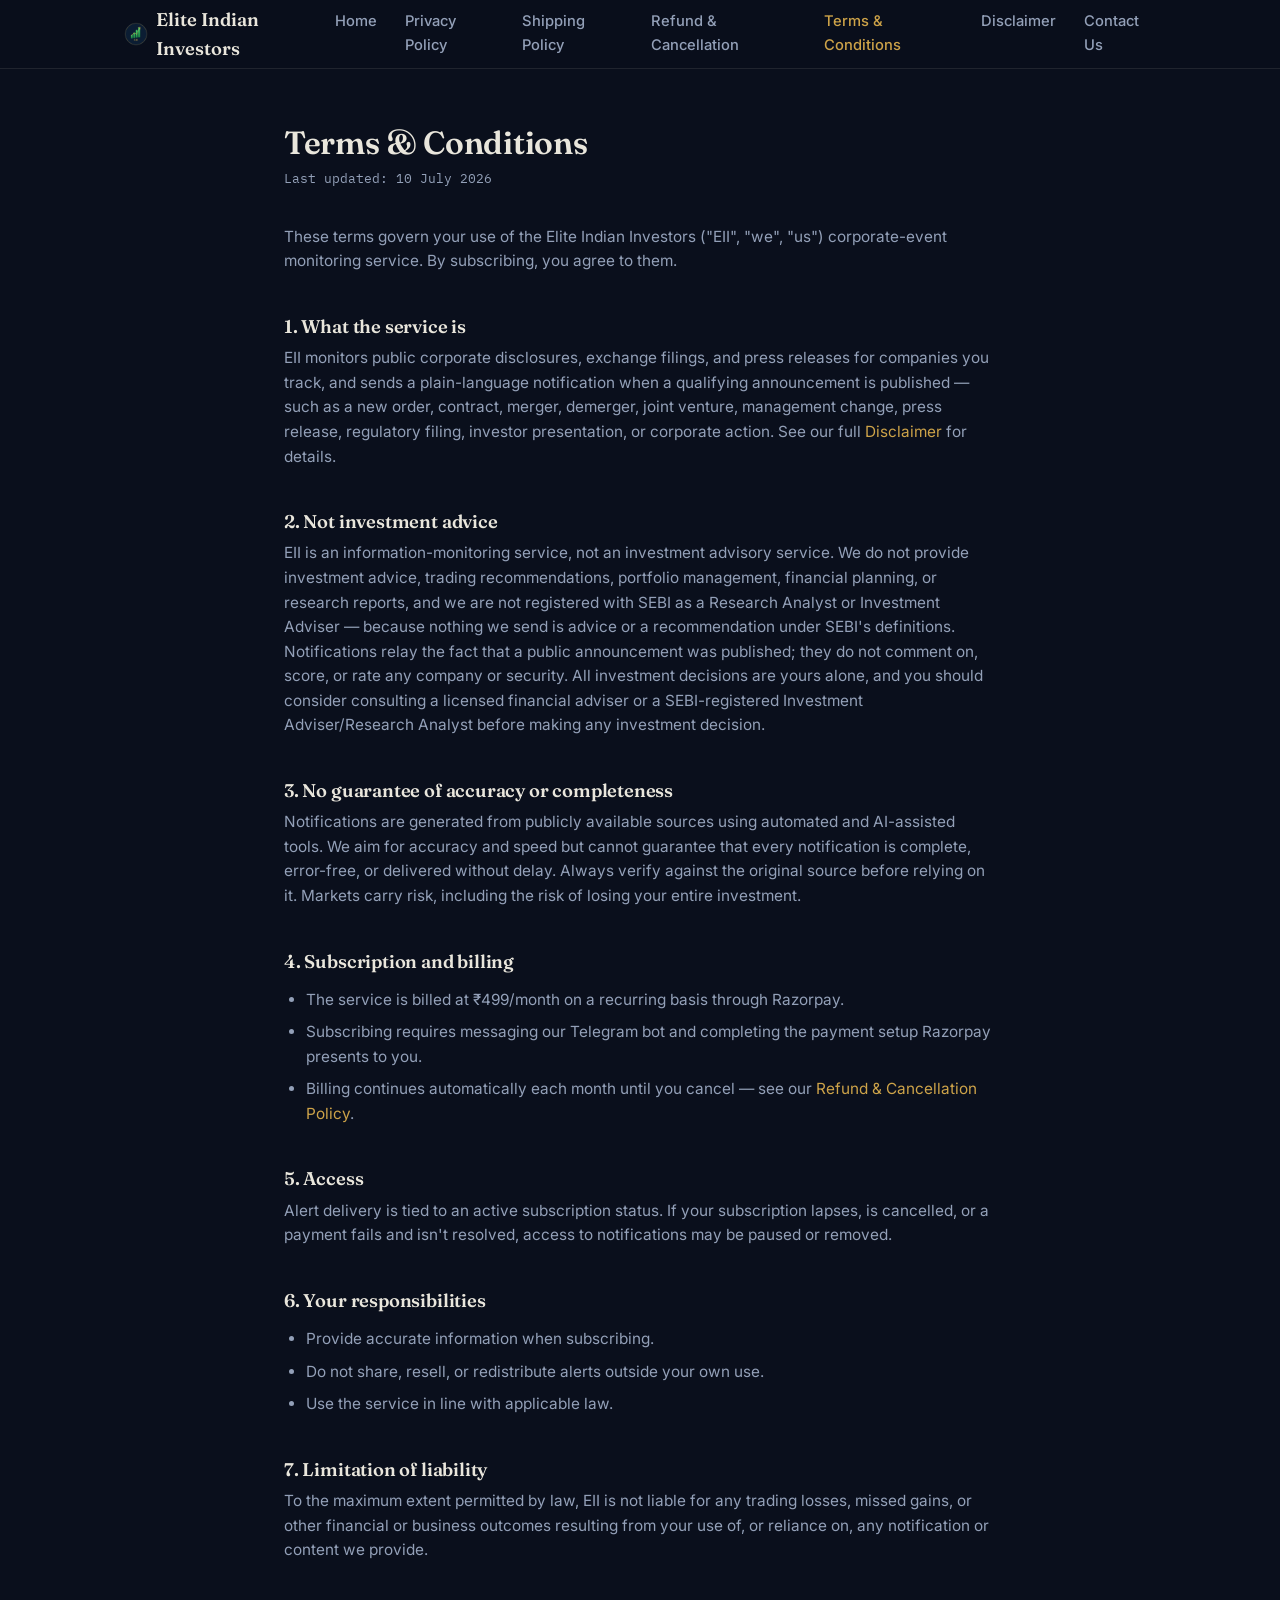
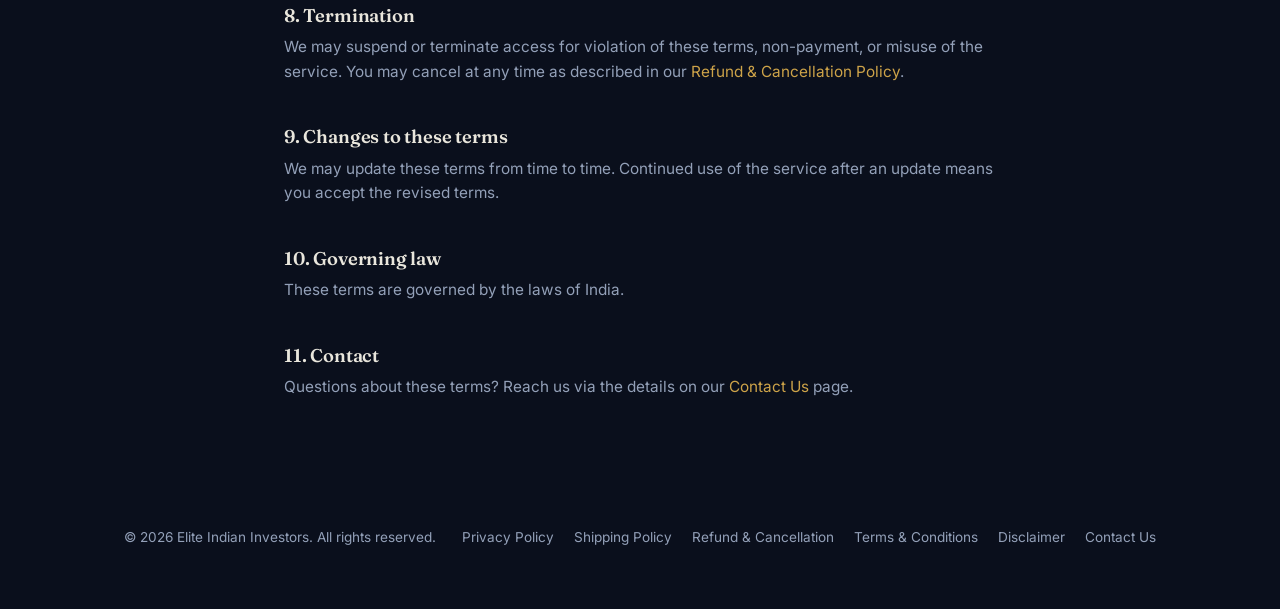
<file: terms.html>
<!DOCTYPE html>
<html lang="en">
<head>
<meta charset="UTF-8">
<meta name="viewport" content="width=device-width, initial-scale=1.0">
<title>Terms &amp; Conditions — Elite Indian Investors</title>
<link rel="preconnect" href="https://fonts.googleapis.com">
<link rel="preconnect" href="https://fonts.gstatic.com" crossorigin>
<link href="https://fonts.googleapis.com/css2?family=Fraunces:wght@500;600&family=Inter:wght@400;500;600&family=IBM+Plex+Mono:wght@400;500&display=swap" rel="stylesheet">
<link rel="stylesheet" href="styles.css">
</head>
<body>

<header class="site-header">
  <div class="wrap">
    <a href="index.html" class="logo" style="display: inline-flex; align-items: center; gap: 8px;"><img src="logo.png" alt="Logo" style="height: 24px; width: auto; object-fit: contain;">Elite Indian Investors</a>
    <nav class="primary">
      <a href="index.html">Home</a>
      <a href="privacy.html">Privacy Policy</a>
      <a href="shipping.html">Shipping Policy</a>
      <a href="refund.html">Refund &amp; Cancellation</a>
      <a href="terms.html" aria-current="page">Terms &amp; Conditions</a>
      <a href="disclaimer.html">Disclaimer</a>
      <a href="contact.html">Contact Us</a>
    </nav>
    <button class="nav-toggle" aria-label="Toggle menu" aria-expanded="false">☰</button>
  </div>
</header>

<section class="legal">
  <div class="wrap">
    <h1>Terms &amp; Conditions</h1>
    <div class="updated">Last updated: 10 July 2026</div>

    <p>These terms govern your use of the Elite Indian Investors ("EII", "we", "us") corporate-event monitoring service. By subscribing, you agree to them.</p>

    <h2>1. What the service is</h2>
    <p>EII monitors public corporate disclosures, exchange filings, and press releases for companies you track, and sends a plain-language notification when a qualifying announcement is published — such as a new order, contract, merger, demerger, joint venture, management change, press release, regulatory filing, investor presentation, or corporate action. See our full <a href="disclaimer.html">Disclaimer</a> for details.</p>

    <h2>2. Not investment advice</h2>
    <p>EII is an information-monitoring service, not an investment advisory service. We do not provide investment advice, trading recommendations, portfolio management, financial planning, or research reports, and we are not registered with SEBI as a Research Analyst or Investment Adviser — because nothing we send is advice or a recommendation under SEBI's definitions. Notifications relay the fact that a public announcement was published; they do not comment on, score, or rate any company or security. All investment decisions are yours alone, and you should consider consulting a licensed financial adviser or a SEBI-registered Investment Adviser/Research Analyst before making any investment decision.</p>

    <h2>3. No guarantee of accuracy or completeness</h2>
    <p>Notifications are generated from publicly available sources using automated and AI-assisted tools. We aim for accuracy and speed but cannot guarantee that every notification is complete, error-free, or delivered without delay. Always verify against the original source before relying on it. Markets carry risk, including the risk of losing your entire investment.</p>

    <h2>4. Subscription and billing</h2>
    <ul>
      <li>The service is billed at ₹499/month on a recurring basis through Razorpay.</li>
      <li>Subscribing requires messaging our Telegram bot and completing the payment setup Razorpay presents to you.</li>
      <li>Billing continues automatically each month until you cancel — see our <a href="refund.html">Refund &amp; Cancellation Policy</a>.</li>
    </ul>

    <h2>5. Access</h2>
    <p>Alert delivery is tied to an active subscription status. If your subscription lapses, is cancelled, or a payment fails and isn't resolved, access to notifications may be paused or removed.</p>

    <h2>6. Your responsibilities</h2>
    <ul>
      <li>Provide accurate information when subscribing.</li>
      <li>Do not share, resell, or redistribute alerts outside your own use.</li>
      <li>Use the service in line with applicable law.</li>
    </ul>

    <h2>7. Limitation of liability</h2>
    <p>To the maximum extent permitted by law, EII is not liable for any trading losses, missed gains, or other financial or business outcomes resulting from your use of, or reliance on, any notification or content we provide.</p>

    <h2>8. Termination</h2>
    <p>We may suspend or terminate access for violation of these terms, non-payment, or misuse of the service. You may cancel at any time as described in our <a href="refund.html">Refund &amp; Cancellation Policy</a>.</p>

    <h2>9. Changes to these terms</h2>
    <p>We may update these terms from time to time. Continued use of the service after an update means you accept the revised terms.</p>

    <h2>10. Governing law</h2>
    <p>These terms are governed by the laws of India.</p>

    <h2>11. Contact</h2>
    <p>Questions about these terms? Reach us via the details on our <a href="contact.html">Contact Us</a> page.</p>
  </div>
</section>

<footer class="site-footer">
  <div class="wrap">
    <div>© 2026 Elite Indian Investors. All rights reserved.</div>
    <nav>
      <a href="privacy.html">Privacy Policy</a>
      <a href="shipping.html">Shipping Policy</a>
      <a href="refund.html">Refund &amp; Cancellation</a>
      <a href="terms.html">Terms &amp; Conditions</a>
      <a href="disclaimer.html">Disclaimer</a>
      <a href="contact.html">Contact Us</a>
    </nav>
  </div>
</footer>

<script src="script.js"></script>
</body>
</html>
</file>
<file: styles.css>
/* ==========================================================================
   Elite Indian Investors — shared stylesheet
   Palette: deep navy/charcoal ground, warm off-white text, gold accent
   (premium/"elite" cue), muted green/red for buy/sell signal motifs.
   Type: Fraunces (display, serif — premium, editorial) + Inter (body) +
   IBM Plex Mono (ticker tape, prices, data).
   ========================================================================== */

:root {
  --bg: #0A0F1C;
  --bg-panel: #101A2E;
  --bg-panel-raised: #141F36;
  --border: rgba(230, 227, 216, 0.10);
  --text: #E9E6DC;
  --text-muted: #93A0B8;
  --gold: #CDA349;
  --gold-soft: rgba(205, 163, 73, 0.14);
  --green: #3FA66B;
  --red: #C1594A;
  --radius: 6px;
  --maxw: 1080px;
}

* { box-sizing: border-box; }

@media (prefers-reduced-motion: reduce) {
  *, *::before, *::after {
    animation-duration: 0.001ms !important;
    animation-iteration-count: 1 !important;
    transition-duration: 0.001ms !important;
  }
}

html { scroll-behavior: smooth; }

body {
  margin: 0;
  background: var(--bg);
  color: var(--text);
  font-family: 'Inter', -apple-system, BlinkMacSystemFont, sans-serif;
  font-size: 16px;
  line-height: 1.6;
  -webkit-font-smoothing: antialiased;
}

h1, h2, h3 {
  font-family: 'Fraunces', Georgia, serif;
  font-weight: 600;
  line-height: 1.15;
  margin: 0 0 0.5em;
  letter-spacing: -0.01em;
}

a { color: var(--gold); text-decoration: none; }
a:hover { text-decoration: underline; }
a:focus-visible, button:focus-visible {
  outline: 2px solid var(--gold);
  outline-offset: 3px;
}

p { color: var(--text-muted); margin: 0 0 1em; }

.mono { font-family: 'IBM Plex Mono', monospace; }

.wrap {
  max-width: var(--maxw);
  margin: 0 auto;
  padding: 0 24px;
}

/* ---------- Header / nav ---------- */

.site-header {
  border-bottom: 1px solid var(--border);
  position: sticky;
  top: 0;
  background: rgba(10, 15, 28, 0.92);
  backdrop-filter: blur(8px);
  z-index: 20;
}

.site-header .wrap {
  display: flex;
  align-items: center;
  justify-content: space-between;
  height: 68px;
}

.logo {
  font-family: 'Fraunces', serif;
  font-weight: 600;
  font-size: 1.15rem;
  color: var(--text);
  display: flex;
  align-items: baseline;
  gap: 8px;
}
.logo:hover { text-decoration: none; }
.logo .mark { color: var(--gold); }

nav.primary { display: flex; gap: 28px; }
nav.primary a {
  color: var(--text-muted);
  font-size: 0.92rem;
  font-weight: 500;
}
nav.primary a:hover, nav.primary a[aria-current="page"] {
  color: var(--text);
  text-decoration: none;
}
nav.primary a[aria-current="page"] { color: var(--gold); }

.nav-toggle {
  display: none;
  background: none;
  border: 1px solid var(--border);
  border-radius: var(--radius);
  color: var(--text);
  width: 40px;
  height: 40px;
  font-size: 1.1rem;
}

@media (max-width: 720px) {
  nav.primary {
    position: absolute;
    top: 68px;
    left: 0;
    right: 0;
    background: var(--bg-panel);
    border-bottom: 1px solid var(--border);
    flex-direction: column;
    padding: 12px 24px 20px;
    gap: 14px;
    display: none;
  }
  nav.primary.open { display: flex; }
  .nav-toggle { display: block; }
}

/* ---------- Ticker tape (signature element) ---------- */

.ticker {
  border-bottom: 1px solid var(--border);
  background: #070B15;
  overflow: hidden;
  white-space: nowrap;
  padding: 9px 0;
}
.ticker-track {
  display: inline-block;
  padding-left: 100%;
  animation: ticker-scroll 38s linear infinite;
}
.ticker-track span {
  font-size: 0.82rem;
  margin-right: 36px;
  color: var(--text-muted);
}
.ticker-track span.up { color: var(--green); }
.ticker-track span.down { color: var(--red); }
@keyframes ticker-scroll {
  0% { transform: translateX(0); }
  100% { transform: translateX(-100%); }
}

/* ---------- Hero ---------- */

.hero {
  padding: 76px 0 64px;
  border-bottom: 1px solid var(--border);
}
.hero .wrap {
  display: grid;
  grid-template-columns: 1.15fr 0.85fr;
  gap: 56px;
  align-items: center;
}
@media (max-width: 860px) {
  .hero .wrap { grid-template-columns: 1fr; }
}

.eyebrow {
  font-family: 'IBM Plex Mono', monospace;
  font-size: 0.76rem;
  letter-spacing: 0.14em;
  text-transform: uppercase;
  color: var(--gold);
  margin-bottom: 14px;
}

.hero h1 {
  font-size: clamp(2rem, 4.4vw, 3rem);
  color: var(--text);
}
.hero p.lead {
  font-size: 1.08rem;
  max-width: 46ch;
}

.cta-row { display: flex; gap: 14px; margin-top: 26px; flex-wrap: wrap; }

.cta-fallback {
  font-size: 0.8rem;
  color: var(--text-muted);
  margin-top: 12px;
}
.cta-fallback a { color: var(--text-muted); text-decoration: underline; }
.cta-fallback a:hover { color: var(--gold); }

.btn {
  display: inline-block;
  padding: 13px 24px;
  border-radius: var(--radius);
  font-weight: 600;
  font-size: 0.95rem;
  border: 1px solid transparent;
}
.btn-primary {
  background: var(--gold);
  color: #14100a;
}
.btn-primary:hover { background: #dcb45e; text-decoration: none; }
.btn-ghost {
  border-color: var(--border);
  color: var(--text);
}
.btn-ghost:hover { border-color: var(--gold); text-decoration: none; }

/* ---------- Signal card mock (hero visual, pure CSS) ---------- */

.signal-card {
  background: var(--bg-panel);
  border: 1px solid var(--border);
  border-radius: 10px;
  padding: 22px;
}
.signal-card .row {
  display: flex;
  justify-content: space-between;
  align-items: center;
  padding: 12px 0;
  border-bottom: 1px solid var(--border);
}
.signal-card .row:last-child { border-bottom: none; }
.signal-card .ticker-name { font-weight: 600; color: var(--text); }
.signal-card .sub { font-size: 0.78rem; color: var(--text-muted); }
.badge {
  font-family: 'IBM Plex Mono', monospace;
  font-size: 0.72rem;
  font-weight: 600;
  padding: 4px 10px;
  border-radius: 999px;
  letter-spacing: 0.04em;
}
.badge.buy { background: rgba(63, 166, 107, 0.16); color: var(--green); }
.badge.sell { background: rgba(193, 89, 74, 0.16); color: var(--red); }
.badge.hold { background: var(--gold-soft); color: var(--gold); }

/* ---------- Feature grid ---------- */

.section { padding: 64px 0; border-bottom: 1px solid var(--border); }
.section h2 { font-size: 1.6rem; color: var(--text); margin-bottom: 10px; }
.section .section-sub { max-width: 60ch; margin-bottom: 40px; }

.feature-grid {
  display: grid;
  grid-template-columns: repeat(3, 1fr);
  gap: 28px;
}
@media (max-width: 780px) {
  .feature-grid { grid-template-columns: 1fr; }
}
.feature {
  background: var(--bg-panel);
  border: 1px solid var(--border);
  border-radius: var(--radius);
  padding: 24px;
}
.feature .tag {
  font-family: 'IBM Plex Mono', monospace;
  font-size: 0.72rem;
  color: var(--gold);
  letter-spacing: 0.08em;
  margin-bottom: 10px;
  display: block;
}
.feature h3 { font-size: 1.05rem; color: var(--text); }
.feature p { font-size: 0.92rem; margin-bottom: 0; }

/* ---------- Event tag grid + delivery channels ---------- */

.event-tags { display: flex; flex-wrap: wrap; gap: 12px; }
.event-tags .tag-pill {
  font-family: 'IBM Plex Mono', monospace;
  font-size: 0.82rem;
  color: var(--text);
  background: var(--bg-panel);
  border: 1px solid var(--border);
  border-radius: 999px;
  padding: 9px 18px;
}

.channel-row { display: flex; flex-wrap: wrap; gap: 16px; margin-top: 8px; }
.channel-row .channel {
  display: flex;
  align-items: center;
  gap: 10px;
  background: var(--bg-panel);
  border: 1px solid var(--border);
  border-radius: var(--radius);
  padding: 14px 20px;
  font-weight: 600;
  color: var(--text);
  font-size: 0.92rem;
}
a.channel-row-link { text-decoration: none; }
a.channel-row-link:hover .channel { border-color: var(--gold); }
.channel-row .channel .dot {
  width: 8px; height: 8px; border-radius: 50%;
  background: var(--gold);
  flex-shrink: 0;
}
.channel-status {
  font-family: 'IBM Plex Mono', monospace;
  font-size: 0.66rem;
  letter-spacing: 0.06em;
  padding: 2px 9px;
  border-radius: 999px;
  margin-left: 2px;
}
.channel-status.live { background: rgba(63, 166, 107, 0.16); color: var(--green); }
.channel-status.soon { background: var(--gold-soft); color: var(--gold); }

/* ---------- Pricing ---------- */

.pricing-card {
  max-width: 380px;
  margin: 0 auto;
  background: var(--bg-panel-raised);
  border: 1px solid var(--gold-soft);
  border-radius: 10px;
  padding: 36px 30px;
  text-align: center;
}
.price {
  font-family: 'Fraunces', serif;
  font-size: 2.6rem;
  color: var(--text);
  margin: 6px 0 2px;
}
.price sup { font-size: 1.1rem; vertical-align: super; color: var(--text-muted); }
.price small { font-size: 1rem; color: var(--text-muted); font-family: 'Inter', sans-serif; }
.pricing-card ul { list-style: none; padding: 0; margin: 22px 0 26px; text-align: left; }
.pricing-card li {
  padding: 8px 0;
  color: var(--text-muted);
  font-size: 0.92rem;
  border-bottom: 1px solid var(--border);
}
.pricing-card li:last-child { border-bottom: none; }

/* ---------- Disclaimer strip ---------- */

.disclaimer {
  background: #070B15;
  padding: 26px 0;
}
.disclaimer .wrap {
  font-size: 0.82rem;
  color: var(--text-muted);
  max-width: 760px;
}
.disclaimer strong { color: var(--text); }

/* ---------- Footer ---------- */

footer.site-footer { padding: 40px 0 60px; }
footer.site-footer .wrap {
  display: flex;
  justify-content: space-between;
  flex-wrap: wrap;
  gap: 20px;
  font-size: 0.85rem;
  color: var(--text-muted);
}
footer.site-footer nav { display: flex; gap: 20px; flex-wrap: wrap; }
footer.site-footer nav a { color: var(--text-muted); }
footer.site-footer nav a:hover { color: var(--gold); text-decoration: none; }

/* ---------- Legal page body (privacy/refund/terms/contact) ---------- */

.legal {
  padding: 56px 0 72px;
}
.legal .wrap { max-width: 760px; }
.legal h1 { font-size: 2rem; color: var(--text); margin-bottom: 6px; }
.legal .updated { font-size: 0.82rem; color: var(--text-muted); margin-bottom: 36px; font-family: 'IBM Plex Mono', monospace; }
.legal h2 {
  font-size: 1.15rem;
  color: var(--text);
  margin-top: 38px;
  padding-top: 4px;
}
.legal p, .legal li { color: var(--text-muted); font-size: 0.96rem; }
.legal ul, .legal ol { padding-left: 22px; }
.legal li { margin-bottom: 8px; }
.legal a { color: var(--gold); }

.contact-card {
  background: var(--bg-panel);
  border: 1px solid var(--border);
  border-radius: var(--radius);
  padding: 26px 28px;
  margin-top: 8px;
}
.contact-card dt { font-family: 'IBM Plex Mono', monospace; font-size: 0.76rem; color: var(--gold); letter-spacing: 0.06em; text-transform: uppercase; margin-top: 16px; }
.contact-card dt:first-child { margin-top: 0; }
.contact-card dd { margin: 4px 0 0; color: var(--text); }
</file>
